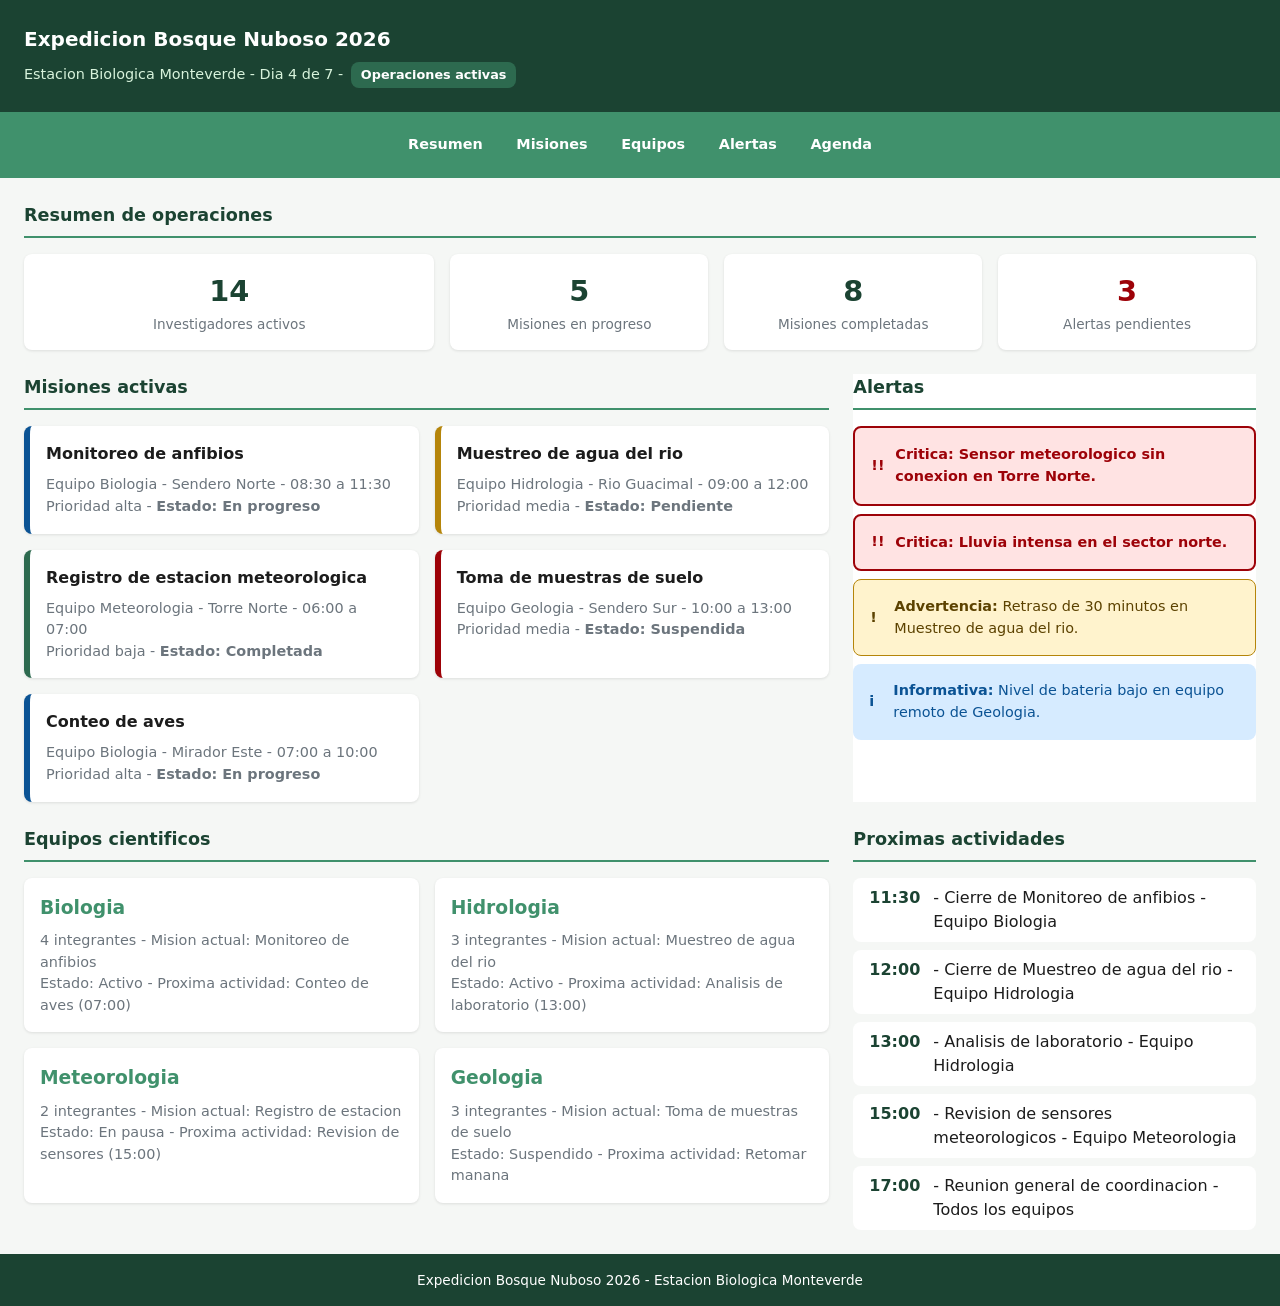
<file: caso1/index.html>
<!DOCTYPE html>
<html lang="es">
<head>
  <meta charset="UTF-8">
  <meta name="viewport" content="width=device-width, initial-scale=1.0">
  <title>Centro de Control - Expedicion Bosque Nuboso 2026</title>
  <link rel="stylesheet" href="css/estilos.css">
</head>
<body>

  <header class="encabezado">
    <h1>Expedicion Bosque Nuboso 2026</h1>
    <p class="encabezado__meta">
      Estacion Biologica Monteverde - Dia 4 de 7 -
      <span class="estado estado--activo">Operaciones activas</span>
    </p>
  </header>

  <nav class="navegacion" aria-label="Navegacion principal">
    <ul class="navegacion__lista">
      <li><a href="#resumen">Resumen</a></li>
      <li><a href="#misiones">Misiones</a></li>
      <li><a href="#equipos">Equipos</a></li>
      <li><a href="#alertas">Alertas</a></li>
      <li><a href="#agenda">Agenda</a></li>
    </ul>
  </nav>

  <main>
    <section id="resumen" class="resumen" aria-labelledby="resumen-titulo">
      <h2 id="resumen-titulo">Resumen de operaciones</h2>
      <div class="resumen__indicadores">
        <article class="indicador indicador--grande">
          <p class="indicador__valor">14</p>
          <p class="indicador__etiqueta">Investigadores activos</p>
        </article>
        <article class="indicador">
          <p class="indicador__valor">5</p>
          <p class="indicador__etiqueta">Misiones en progreso</p>
        </article>
        <article class="indicador">
          <p class="indicador__valor">8</p>
          <p class="indicador__etiqueta">Misiones completadas</p>
        </article>
        <article class="indicador indicador--alerta">
          <p class="indicador__valor">3</p>
          <p class="indicador__etiqueta">Alertas pendientes</p>
        </article>
      </div>
    </section>

    <section id="misiones" class="misiones" aria-labelledby="misiones-titulo">
      <h2 id="misiones-titulo">Misiones activas</h2>
      <ul class="misiones__lista">
        <li class="mision mision--en-progreso">
          <h3>Monitoreo de anfibios</h3>
          <p>Equipo Biologia - Sendero Norte - 08:30 a 11:30</p>
          <p>Prioridad alta - <strong>Estado: En progreso</strong></p>
        </li>
        <li class="mision mision--pendiente">
          <h3>Muestreo de agua del rio</h3>
          <p>Equipo Hidrologia - Rio Guacimal - 09:00 a 12:00</p>
          <p>Prioridad media - <strong>Estado: Pendiente</strong></p>
        </li>
        <li class="mision mision--completada">
          <h3>Registro de estacion meteorologica</h3>
          <p>Equipo Meteorologia - Torre Norte - 06:00 a 07:00</p>
          <p>Prioridad baja - <strong>Estado: Completada</strong></p>
        </li>
        <li class="mision mision--suspendida">
          <h3>Toma de muestras de suelo</h3>
          <p>Equipo Geologia - Sendero Sur - 10:00 a 13:00</p>
          <p>Prioridad media - <strong>Estado: Suspendida</strong></p>
        </li>
        <li class="mision mision--en-progreso">
          <h3>Conteo de aves</h3>
          <p>Equipo Biologia - Mirador Este - 07:00 a 10:00</p>
          <p>Prioridad alta - <strong>Estado: En progreso</strong></p>
        </li>
      </ul>
    </section>

    <section id="equipos" class="equipos" aria-labelledby="equipos-titulo">
      <h2 id="equipos-titulo">Equipos cientificos</h2>
      <ul class="equipos__lista">
        <li class="equipo">
          <h3>Biologia</h3>
          <p>4 integrantes - Mision actual: Monitoreo de anfibios</p>
          <p>Estado: Activo - Proxima actividad: Conteo de aves (07:00)</p>
        </li>
        <li class="equipo">
          <h3>Hidrologia</h3>
          <p>3 integrantes - Mision actual: Muestreo de agua del rio</p>
          <p>Estado: Activo - Proxima actividad: Analisis de laboratorio (13:00)</p>
        </li>
        <li class="equipo">
          <h3>Meteorologia</h3>
          <p>2 integrantes - Mision actual: Registro de estacion</p>
          <p>Estado: En pausa - Proxima actividad: Revision de sensores (15:00)</p>
        </li>
        <li class="equipo">
          <h3>Geologia</h3>
          <p>3 integrantes - Mision actual: Toma de muestras de suelo</p>
          <p>Estado: Suspendido - Proxima actividad: Retomar manana</p>
        </li>
      </ul>
    </section>

    <aside id="alertas" class="alertas" aria-labelledby="alertas-titulo">
      <h2 id="alertas-titulo">Alertas</h2>
      <ul class="alertas__lista">
        <li class="alerta alerta--critica">
          <strong>Critica:</strong> Sensor meteorologico sin conexion en Torre Norte.
        </li>
        <li class="alerta alerta--critica">
          <strong>Critica:</strong> Lluvia intensa en el sector norte.
        </li>
        <li class="alerta alerta--advertencia">
          <strong>Advertencia:</strong> Retraso de 30 minutos en Muestreo de agua del rio.
        </li>
        <li class="alerta alerta--info">
          <strong>Informativa:</strong> Nivel de bateria bajo en equipo remoto de Geologia.
        </li>
      </ul>
    </aside>

    <section id="agenda" class="agenda" aria-labelledby="agenda-titulo">
      <h2 id="agenda-titulo">Proximas actividades</h2>
      <ol class="agenda__lista">
        <li><time>11:30</time> - Cierre de Monitoreo de anfibios - Equipo Biologia</li>
        <li><time>12:00</time> - Cierre de Muestreo de agua del rio - Equipo Hidrologia</li>
        <li><time>13:00</time> - Analisis de laboratorio - Equipo Hidrologia</li>
        <li><time>15:00</time> - Revision de sensores meteorologicos - Equipo Meteorologia</li>
        <li><time>17:00</time> - Reunion general de coordinacion - Todos los equipos</li>
      </ol>
    </section>
  </main>

  <footer class="pie">
    <p>Expedicion Bosque Nuboso 2026 - Estacion Biologica Monteverde</p>
  </footer>

</body>
</html>
</file>
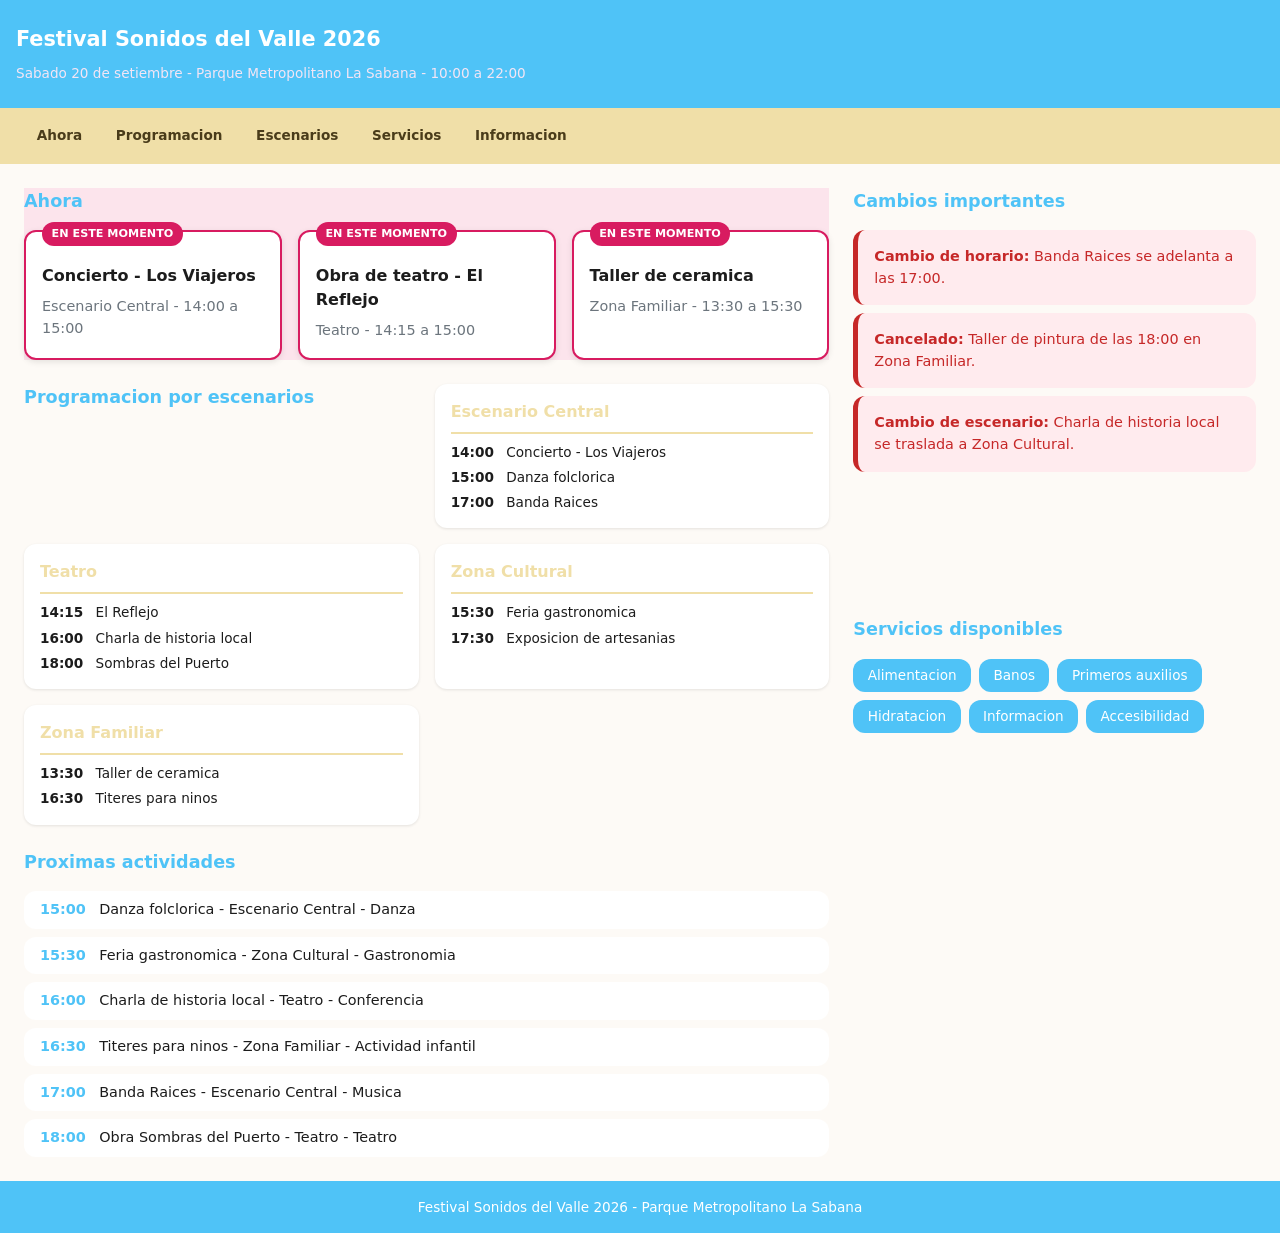
<file: caso2/index.html>
<!DOCTYPE html>
<html lang="es">
<head>
  <meta charset="UTF-8">
  <meta name="viewport" content="width=device-width, initial-scale=1.0">
  <title>Festival Sonidos del Valle 2026</title>
  <link rel="stylesheet" href="css/estilos.css">
</head>
<body>

  <header class="encabezado">
    <h1>Festival Sonidos del Valle 2026</h1>
    <p class="encabezado__meta">
      Sabado 20 de setiembre - Parque Metropolitano La Sabana - 10:00 a 22:00
    </p>
  </header>

  <nav class="navegacion" aria-label="Navegacion principal">
    <ul class="navegacion__lista">
      <li><a href="#ahora">Ahora</a></li>
      <li><a href="#programacion">Programacion</a></li>
      <li><a href="#escenarios">Escenarios</a></li>
      <li><a href="#servicios">Servicios</a></li>
      <li><a href="#informacion">Informacion</a></li>
    </ul>
  </nav>

  <main>
    <section id="ahora" class="ahora" aria-labelledby="ahora-titulo">
      <h2 id="ahora-titulo">Ahora</h2>
      <ul class="ahora__lista">
        <li class="actividad-ahora">
          <span class="etiqueta-ahora">En este momento</span>
          <h3>Concierto - Los Viajeros</h3>
          <p>Escenario Central - 14:00 a 15:00</p>
        </li>
        <li class="actividad-ahora">
          <span class="etiqueta-ahora">En este momento</span>
          <h3>Obra de teatro - El Reflejo</h3>
          <p>Teatro - 14:15 a 15:00</p>
        </li>
        <li class="actividad-ahora">
          <span class="etiqueta-ahora">En este momento</span>
          <h3>Taller de ceramica</h3>
          <p>Zona Familiar - 13:30 a 15:30</p>
        </li>
      </ul>
    </section>

    <section id="proximas" class="proximas" aria-labelledby="proximas-titulo">
      <h2 id="proximas-titulo">Proximas actividades</h2>
      <ul class="proximas__lista">
        <li><time>15:00</time> Danza folclorica - Escenario Central - Danza</li>
        <li><time>15:30</time> Feria gastronomica - Zona Cultural - Gastronomia</li>
        <li><time>16:00</time> Charla de historia local - Teatro - Conferencia</li>
        <li><time>16:30</time> Titeres para ninos - Zona Familiar - Actividad infantil</li>
        <li><time>17:00</time> Banda Raices - Escenario Central - Musica</li>
        <li><time>18:00</time> Obra Sombras del Puerto - Teatro - Teatro</li>
      </ul>
    </section>

    <section id="programacion" class="programacion" aria-labelledby="programacion-titulo">
      <h2 id="programacion-titulo">Programacion por escenarios</h2>

      <article class="escenario">
        <h3>Escenario Central</h3>
        <ul>
          <li><time>14:00</time> Concierto - Los Viajeros</li>
          <li><time>15:00</time> Danza folclorica</li>
          <li><time>17:00</time> Banda Raices</li>
        </ul>
      </article>

      <article class="escenario">
        <h3>Teatro</h3>
        <ul>
          <li><time>14:15</time> El Reflejo</li>
          <li><time>16:00</time> Charla de historia local</li>
          <li><time>18:00</time> Sombras del Puerto</li>
        </ul>
      </article>

      <article class="escenario">
        <h3>Zona Cultural</h3>
        <ul>
          <li><time>15:30</time> Feria gastronomica</li>
          <li><time>17:30</time> Exposicion de artesanias</li>
        </ul>
      </article>

      <article class="escenario">
        <h3>Zona Familiar</h3>
        <ul>
          <li><time>13:30</time> Taller de ceramica</li>
          <li><time>16:30</time> Titeres para ninos</li>
        </ul>
      </article>
    </section>

    <section id="cambios" class="cambios" aria-labelledby="cambios-titulo">
      <h2 id="cambios-titulo">Cambios importantes</h2>
      <ul class="cambios__lista">
        <li class="cambio">
          <strong>Cambio de horario:</strong> Banda Raices se adelanta a las 17:00.
        </li>
        <li class="cambio">
          <strong>Cancelado:</strong> Taller de pintura de las 18:00 en Zona Familiar.
        </li>
        <li class="cambio">
          <strong>Cambio de escenario:</strong> Charla de historia local se traslada a Zona Cultural.
        </li>
      </ul>
    </section>

    <section id="servicios" class="servicios" aria-labelledby="servicios-titulo">
      <h2 id="servicios-titulo">Servicios disponibles</h2>
      <ul class="servicios__lista">
        <li>Alimentacion</li>
        <li>Banos</li>
        <li>Primeros auxilios</li>
        <li>Hidratacion</li>
        <li>Informacion</li>
        <li>Accesibilidad</li>
      </ul>
    </section>
  </main>

  <footer id="informacion" class="pie">
    <p>Festival Sonidos del Valle 2026 - Parque Metropolitano La Sabana</p>
  </footer>

</body>
</html>
</file>
<file: caso1/css/estilos.css>
/* ===========================
   VARIABLES CSS
   =========================== */
:root {
  --color-primario: #1b4332;
  --color-secundario: #40916c;
  --color-fondo: #f5f7f5;
  --color-superficie: #ffffff;
  --color-texto: #1c1c1c;
  --color-texto-claro: #6c757d;

  --color-critico: #9d0208;
  --color-critico-fondo: #ffe3e3;
  --color-advertencia: #b5850a;
  --color-advertencia-fondo: #fff3cd;
  --color-info: #0b5394;
  --color-info-fondo: #d6ebff;
  --color-exito: #2d6a4f;

  --espaciado-xs: 0.5rem;
  --espaciado-sm: 1rem;
  --espaciado-md: 1.5rem;
  --espaciado-lg: 2rem;

  --radio-borde: 0.5rem;
}

/* ===========================
   RESET BASICO
   =========================== */
*,
*::before,
*::after {
  box-sizing: border-box;
  margin: 0;
  padding: 0;
}

html {
  font-size: 100%;
}

body {
  font-family: system-ui, -apple-system, "Segoe UI", Roboto, sans-serif;
  background-color: var(--color-fondo);
  color: var(--color-texto);
  line-height: 1.5;
  width: 100%;
  overflow-x: hidden;
}

ul, ol {
  list-style: none;
}

a {
  color: inherit;
  text-decoration: none;
}

img {
  max-width: 100%;
  height: auto;
  display: block;
}

/* ===========================
   HEADER
   =========================== */
.encabezado {
  background-color: var(--color-primario);
  color: white;
  padding: var(--espaciado-md);
  position: sticky;
  top: 0;
  z-index: 10;
}

.encabezado h1 {
  font-size: 1.25rem;
  margin-bottom: var(--espaciado-xs);
}

.encabezado__meta {
  font-size: 0.9rem;
  color: #d8f3dc;
  display: flex;
  flex-wrap: wrap;
  align-items: center;
  gap: var(--espaciado-xs);
}

.estado {
  padding: 0.2rem 0.6rem;
  border-radius: var(--radio-borde);
  font-weight: bold;
  font-size: 0.8rem;
}

.estado--activo {
  background-color: var(--color-exito);
  color: white;
}

/* ===========================
   NAVEGACION (Flexbox)
   =========================== */
.navegacion {
  background-color: var(--color-secundario);
}

.navegacion__lista {
  display: flex;
  flex-wrap: wrap;
  gap: var(--espaciado-xs);
  padding: var(--espaciado-sm);
}

.navegacion__lista a {
  display: inline-block;
  padding: 0.4rem 0.8rem;
  border-radius: var(--radio-borde);
  color: white;
  font-size: 0.9rem;
  font-weight: 600;
}

.navegacion__lista a:hover,
.navegacion__lista a:focus {
  background-color: rgba(255, 255, 255, 0.2);
}

/* ===========================
   SECCIONES GENERALES
   =========================== */
main section,
main aside {
  padding: var(--espaciado-md);
}

main h2 {
  font-size: 1.1rem;
  margin-bottom: var(--espaciado-sm);
  color: var(--color-primario);
  border-bottom: 2px solid var(--color-secundario);
  padding-bottom: var(--espaciado-xs);
}

/* ===========================
   RESUMEN - INDICADORES (Flexbox)
   =========================== */
.resumen__indicadores {
  display: flex;
  flex-wrap: wrap;
  gap: var(--espaciado-sm);
}

.indicador {
  background-color: var(--color-superficie);
  border-radius: var(--radio-borde);
  padding: var(--espaciado-sm);
  flex: 1 1 40%;
  min-width: 120px;
  text-align: center;
  box-shadow: 0 1px 3px rgba(0, 0, 0, 0.1);
}

.indicador__valor {
  font-size: 1.8rem;
  font-weight: bold;
  color: var(--color-primario);
}

.indicador__etiqueta {
  font-size: 0.85rem;
  color: var(--color-texto-claro);
}

.indicador--grande {
  flex-basis: 100%;
}

.indicador--alerta .indicador__valor {
  color: var(--color-critico);
}

/* ===========================
   MISIONES (tarjetas)
   =========================== */
.misiones__lista {
  display: flex;
  flex-direction: column;
  gap: var(--espaciado-sm);
}

.mision {
  background-color: var(--color-superficie);
  border-radius: var(--radio-borde);
  padding: var(--espaciado-sm);
  border-left: 6px solid var(--color-texto-claro);
  box-shadow: 0 1px 3px rgba(0, 0, 0, 0.1);
}

.mision h3 {
  font-size: 1rem;
  margin-bottom: var(--espaciado-xs);
}

.mision p {
  font-size: 0.9rem;
  color: var(--color-texto-claro);
}

/* Los estados se distinguen por color de borde Y por el texto en <strong>,
   nunca solo por color, para cumplir con accesibilidad */
.mision--en-progreso {
  border-left-color: var(--color-info);
}

.mision--pendiente {
  border-left-color: var(--color-advertencia);
}

.mision--completada {
  border-left-color: var(--color-exito);
}

.mision--suspendida {
  border-left-color: var(--color-critico);
}

/* ===========================
   EQUIPOS CIENTIFICOS (Flexbox)
   =========================== */
.equipos__lista {
  display: flex;
  flex-direction: column;
  gap: var(--espaciado-sm);
}

.equipo {
  background-color: var(--color-superficie);
  border-radius: var(--radio-borde);
  padding: var(--espaciado-sm);
  box-shadow: 0 1px 3px rgba(0, 0, 0, 0.1);
}

.equipo h3 {
  color: var(--color-secundario);
  margin-bottom: var(--espaciado-xs);
}

.equipo p {
  font-size: 0.9rem;
  color: var(--color-texto-claro);
}

/* ===========================
   ALERTAS (jerarquia visual clara)
   =========================== */
.alertas {
  background-color: #fff;
}

.alertas__lista {
  display: flex;
  flex-direction: column;
  gap: var(--espaciado-xs);
}

.alerta {
  padding: var(--espaciado-sm);
  border-radius: var(--radio-borde);
  font-size: 0.9rem;
  position: relative;
  padding-left: 2.5rem;
}

.alerta::before {
  position: absolute;
  left: var(--espaciado-sm);
  top: 50%;
  transform: translateY(-50%);
  font-weight: bold;
}

/* Alerta critica: la mas importante visualmente, con icono de texto */
.alerta--critica {
  background-color: var(--color-critico-fondo);
  color: var(--color-critico);
  font-weight: bold;
  border: 2px solid var(--color-critico);
}

.alerta--critica::before {
  content: "!!";
}

.alerta--advertencia {
  background-color: var(--color-advertencia-fondo);
  color: #5c4200;
  border: 1px solid var(--color-advertencia);
}

.alerta--advertencia::before {
  content: "!";
}

.alerta--info {
  background-color: var(--color-info-fondo);
  color: var(--color-info);
}

.alerta--info::before {
  content: "i";
}

/* ===========================
   AGENDA
   =========================== */
.agenda__lista {
  display: flex;
  flex-direction: column;
  gap: var(--espaciado-xs);
}

.agenda__lista li {
  background-color: var(--color-superficie);
  padding: var(--espaciado-xs) var(--espaciado-sm);
  border-radius: var(--radio-borde);
  font-size: 0.9rem;
  display: flex;
  gap: var(--espaciado-xs);
}

.agenda__lista time {
  font-weight: bold;
  color: var(--color-primario);
  min-width: 3.5rem;
}

/* ===========================
   FOOTER
   =========================== */
.pie {
  background-color: var(--color-primario);
  color: white;
  text-align: center;
  padding: var(--espaciado-sm);
  font-size: 0.85rem;
}

/* ===========================
   TABLET: 601px en adelante
   =========================== */
@media (min-width: 601px) {
  .resumen__indicadores {
    flex-wrap: nowrap;
  }

  .indicador {
    flex: 1 1 0;
  }

  .indicador--grande {
    flex-basis: auto;
  }

  .equipos__lista {
    display: grid;
    grid-template-columns: repeat(2, 1fr);
    gap: var(--espaciado-sm);
  }

  .agenda__lista li {
    font-size: 1rem;
  }
}

/* ===========================
   ESCRITORIO: 1024px en adelante
   Estructura principal con CSS Grid
   =========================== */
@media (min-width: 1024px) {
  main {
    display: grid;
    grid-template-columns: 2fr 1fr;
    grid-template-areas:
      "resumen  resumen"
      "misiones alertas"
      "equipos  agenda";
    gap: var(--espaciado-md);
    padding: var(--espaciado-md);
  }

  main section,
  main aside {
    padding: 0;
  }

  #resumen { grid-area: resumen; }
  #misiones { grid-area: misiones; }
  #alertas { grid-area: alertas; }
  #equipos { grid-area: equipos; }
  #agenda { grid-area: agenda; }

  .equipos__lista {
    grid-template-columns: repeat(2, 1fr);
  }

  .misiones__lista {
    display: grid;
    grid-template-columns: repeat(2, 1fr);
    gap: var(--espaciado-sm);
  }

  .navegacion__lista {
    justify-content: center;
  }
}
</file>
<file: caso2/css/estilos.css>
/* ===========================
   VARIABLES CSS
   =========================== */
:root {
  --color-primario: #4fc3f7;
  --color-secundario: #f0dfa8;
  --color-fondo: #fdfaf6;
  --color-superficie: #ffffff;
  --color-texto: #1c1c1c;
  --color-texto-claro: #6c757d;

  --color-ahora: #d81b60;
  --color-ahora-fondo: #fce4ec;
  --color-cambio: #c62828;
  --color-cambio-fondo: #ffebee;

  --espaciado-xs: 0.5rem;
  --espaciado-sm: 1rem;
  --espaciado-md: 1.5rem;
  --espaciado-lg: 2rem;

  --radio-borde: 0.75rem;
}

/* ===========================
   RESET BASICO
   =========================== */
*,
*::before,
*::after {
  box-sizing: border-box;
  margin: 0;
  padding: 0;
}

body {
  font-family: system-ui, -apple-system, "Segoe UI", Roboto, sans-serif;
  background-color: var(--color-fondo);
  color: var(--color-texto);
  line-height: 1.5;
  width: 100%;
  overflow-x: hidden;
}

ul {
  list-style: none;
}

a {
  color: inherit;
  text-decoration: none;
}

img {
  max-width: 100%;
  height: auto;
  display: block;
}

/* ===========================
   HEADER
   =========================== */
.encabezado {
  background-color: var(--color-primario);
  color: white;
  padding: var(--espaciado-md) var(--espaciado-sm);
}

.encabezado h1 {
  font-size: 1.3rem;
  margin-bottom: var(--espaciado-xs);
}

.encabezado__meta {
  font-size: 0.85rem;
  color: #f3e5f5;
}

/* ===========================
   NAVEGACION (Flexbox, sticky en telefono)
   =========================== */
.navegacion {
  background-color: var(--color-secundario);
  position: sticky;
  top: 0;
  z-index: 10;
}

.navegacion__lista {
  display: flex;
  overflow-x: auto;
  gap: var(--espaciado-xs);
  padding: var(--espaciado-sm);
}

.navegacion__lista a {
  white-space: nowrap;
  padding: 0.4rem 0.8rem;
  border-radius: var(--radio-borde);
  color: #4a3c1a;
  font-size: 0.85rem;
  font-weight: 600;
}

.navegacion__lista a:hover,
.navegacion__lista a:focus {
  background-color: rgba(0, 0, 0, 0.1);
}

/* ===========================
   SECCIONES GENERALES
   =========================== */
main section {
  padding: var(--espaciado-md) var(--espaciado-sm);
}

main h2 {
  font-size: 1.1rem;
  margin-bottom: var(--espaciado-sm);
  color: var(--color-primario);
}

main h3 {
  font-size: 1rem;
}

/* ===========================
   SECCION "AHORA" (la mas importante en telefono)
   =========================== */
.ahora {
  background-color: var(--color-ahora-fondo);
}

.ahora__lista {
  display: flex;
  flex-direction: column;
  gap: var(--espaciado-sm);
}

.actividad-ahora {
  background-color: var(--color-superficie);
  border-radius: var(--radio-borde);
  padding: var(--espaciado-sm);
  padding-top: 2rem;
  position: relative;
  border: 2px solid var(--color-ahora);
  box-shadow: 0 2px 6px rgba(0, 0, 0, 0.1);
}

.actividad-ahora h3 {
  margin-bottom: var(--espaciado-xs);
}

.actividad-ahora p {
  font-size: 0.9rem;
  color: var(--color-texto-claro);
}

/* Etiqueta "En este momento" superpuesta con position: absolute,
   dentro de un contenedor con position: relative (.actividad-ahora) */
.etiqueta-ahora {
  position: absolute;
  top: -0.6rem;
  left: var(--espaciado-sm);
  background-color: var(--color-ahora);
  color: white;
  font-size: 0.7rem;
  font-weight: bold;
  padding: 0.2rem 0.6rem;
  border-radius: var(--radio-borde);
  text-transform: uppercase;
}

/* ===========================
   PROXIMAS ACTIVIDADES
   =========================== */
.proximas__lista {
  display: flex;
  flex-direction: column;
  gap: var(--espaciado-xs);
}

.proximas__lista li {
  background-color: var(--color-superficie);
  padding: var(--espaciado-xs) var(--espaciado-sm);
  border-radius: var(--radio-borde);
  font-size: 0.9rem;
  display: flex;
  gap: var(--espaciado-xs);
  align-items: center;
}

.proximas__lista time {
  font-weight: bold;
  color: var(--color-primario);
  min-width: 3.2rem;
}

/* ===========================
   PROGRAMACION POR ESCENARIOS
   (mobile: una columna. Grid real se activa en escritorio)
   =========================== */
.programacion {
  display: flex;
  flex-direction: column;
  gap: var(--espaciado-sm);
}

.escenario {
  background-color: var(--color-superficie);
  border-radius: var(--radio-borde);
  padding: var(--espaciado-sm);
  box-shadow: 0 1px 3px rgba(0, 0, 0, 0.1);
}

.escenario h3 {
  color: var(--color-secundario);
  margin-bottom: var(--espaciado-xs);
  border-bottom: 2px solid var(--color-secundario);
  padding-bottom: var(--espaciado-xs);
}

.escenario ul {
  display: flex;
  flex-direction: column;
  gap: 0.3rem;
}

.escenario li {
  font-size: 0.85rem;
}

.escenario time {
  font-weight: bold;
  margin-right: var(--espaciado-xs);
}

/* ===========================
   CAMBIOS IMPORTANTES
   =========================== */
.cambios__lista {
  display: flex;
  flex-direction: column;
  gap: var(--espaciado-xs);
}

.cambio {
  background-color: var(--color-cambio-fondo);
  color: var(--color-cambio);
  border-left: 5px solid var(--color-cambio);
  padding: var(--espaciado-sm);
  border-radius: var(--radio-borde);
  font-size: 0.9rem;
}

/* ===========================
   SERVICIOS (Flexbox)
   =========================== */
.servicios__lista {
  display: flex;
  flex-wrap: wrap;
  gap: var(--espaciado-xs);
}

.servicios__lista li {
  background-color: var(--color-primario);
  color: white;
  padding: 0.4rem 0.9rem;
  border-radius: var(--radio-borde);
  font-size: 0.85rem;
  flex: 1 1 auto;
  text-align: center;
}

/* ===========================
   FOOTER
   =========================== */
.pie {
  background-color: var(--color-primario);
  color: white;
  text-align: center;
  padding: var(--espaciado-sm);
  font-size: 0.85rem;
}

/* ===========================
   TABLET: 601px en adelante
   =========================== */
@media (min-width: 601px) {
  .navegacion__lista {
    overflow-x: visible;
    flex-wrap: wrap;
    justify-content: center;
  }

  .ahora__lista {
    flex-direction: row;
    flex-wrap: wrap;
  }

  .actividad-ahora {
    flex: 1 1 45%;
  }

  .programacion {
    display: grid;
    grid-template-columns: repeat(2, 1fr);
    gap: var(--espaciado-sm);
  }

  .servicios__lista li {
    flex: 0 1 auto;
  }
}

/* ===========================
   ESCRITORIO: 1024px en adelante
   Reorganizacion real del layout
   =========================== */
@media (min-width: 1024px) {
  main {
    display: grid;
    grid-template-columns: 2fr 1fr;
    grid-template-areas:
      "ahora     cambios"
      "programacion cambios"
      "programacion servicios"
      "proximas  servicios";
    gap: var(--espaciado-md);
    padding: var(--espaciado-md);
  }

  main section {
    padding: 0;
  }

  #ahora { grid-area: ahora; }
  #programacion { grid-area: programacion; }
  #cambios { grid-area: cambios; }
  #servicios { grid-area: servicios; }
  #proximas { grid-area: proximas; }

  .programacion {
    grid-template-columns: repeat(2, 1fr);
    grid-template-rows: repeat(2, auto);
  }

  .ahora__lista {
    flex-wrap: nowrap;
  }

  .navegacion__lista {
    justify-content: flex-start;
    padding-left: var(--espaciado-md);
  }
}
</file>
